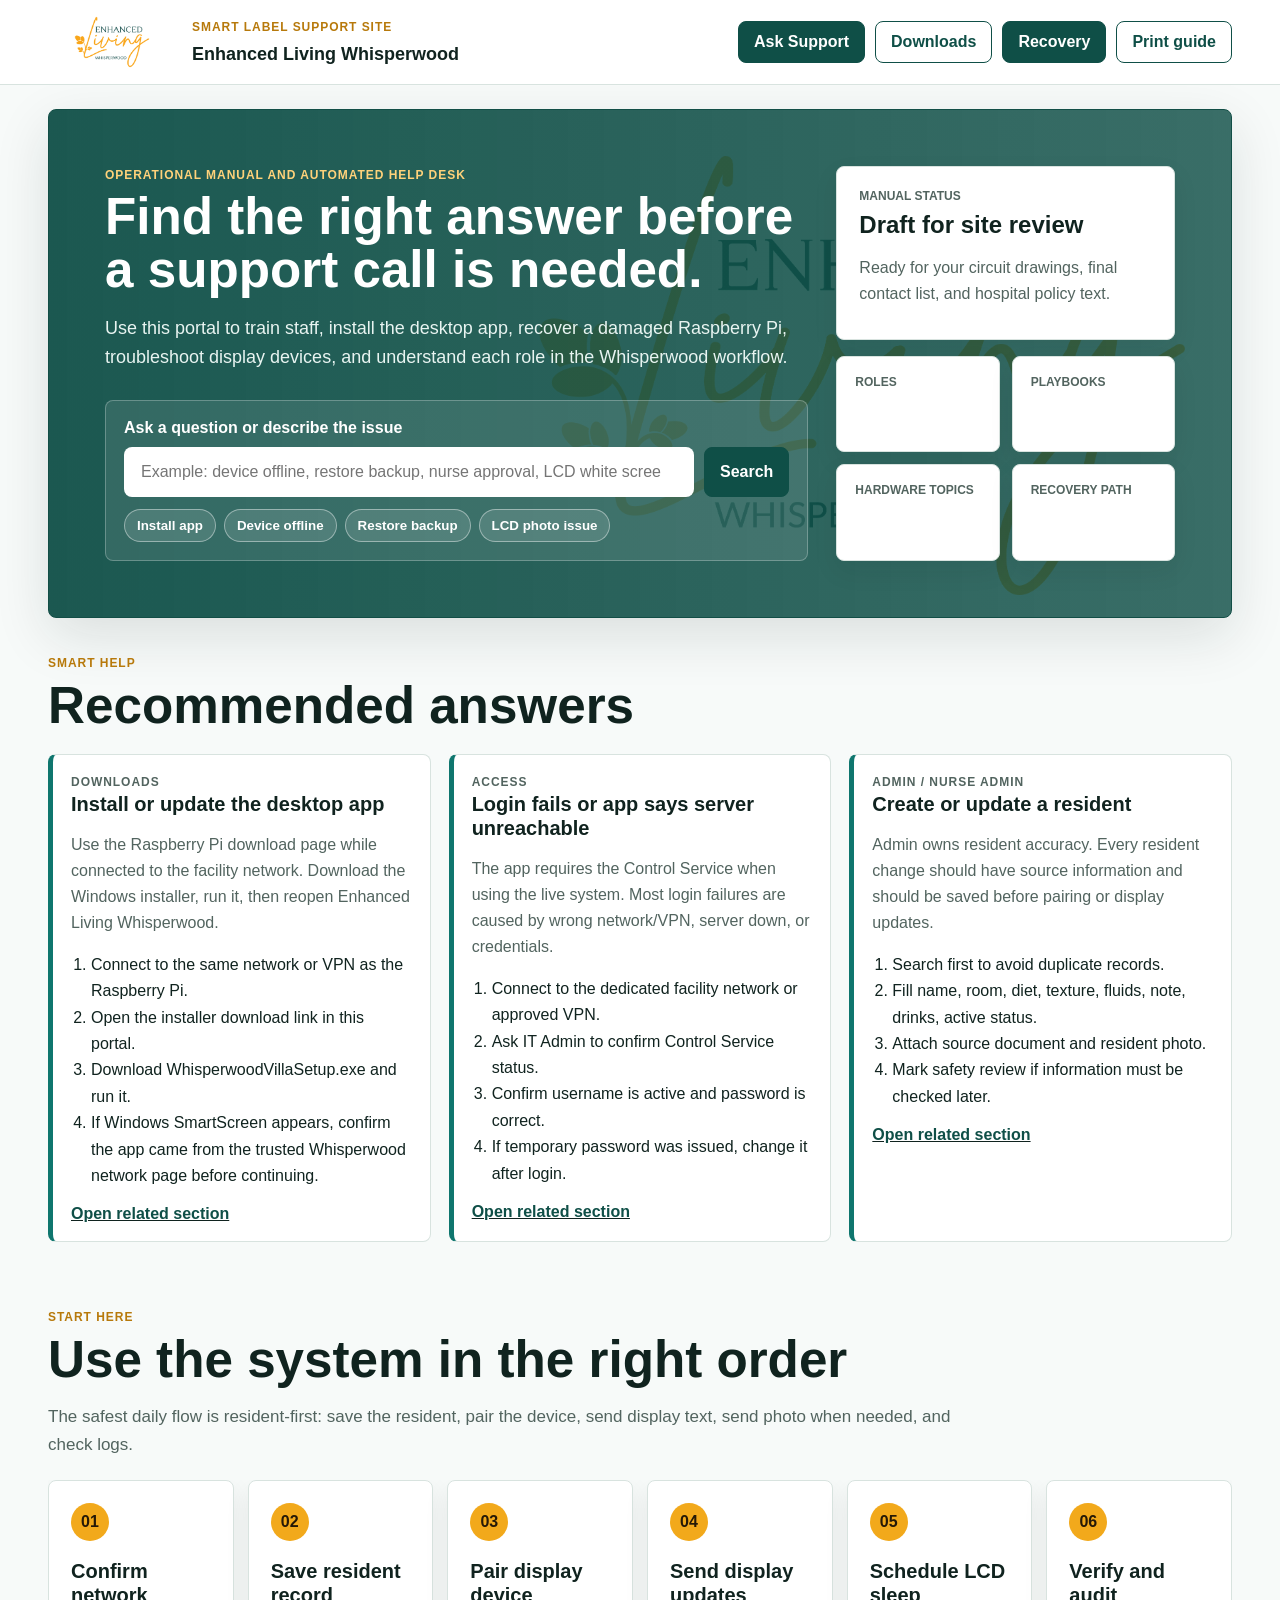
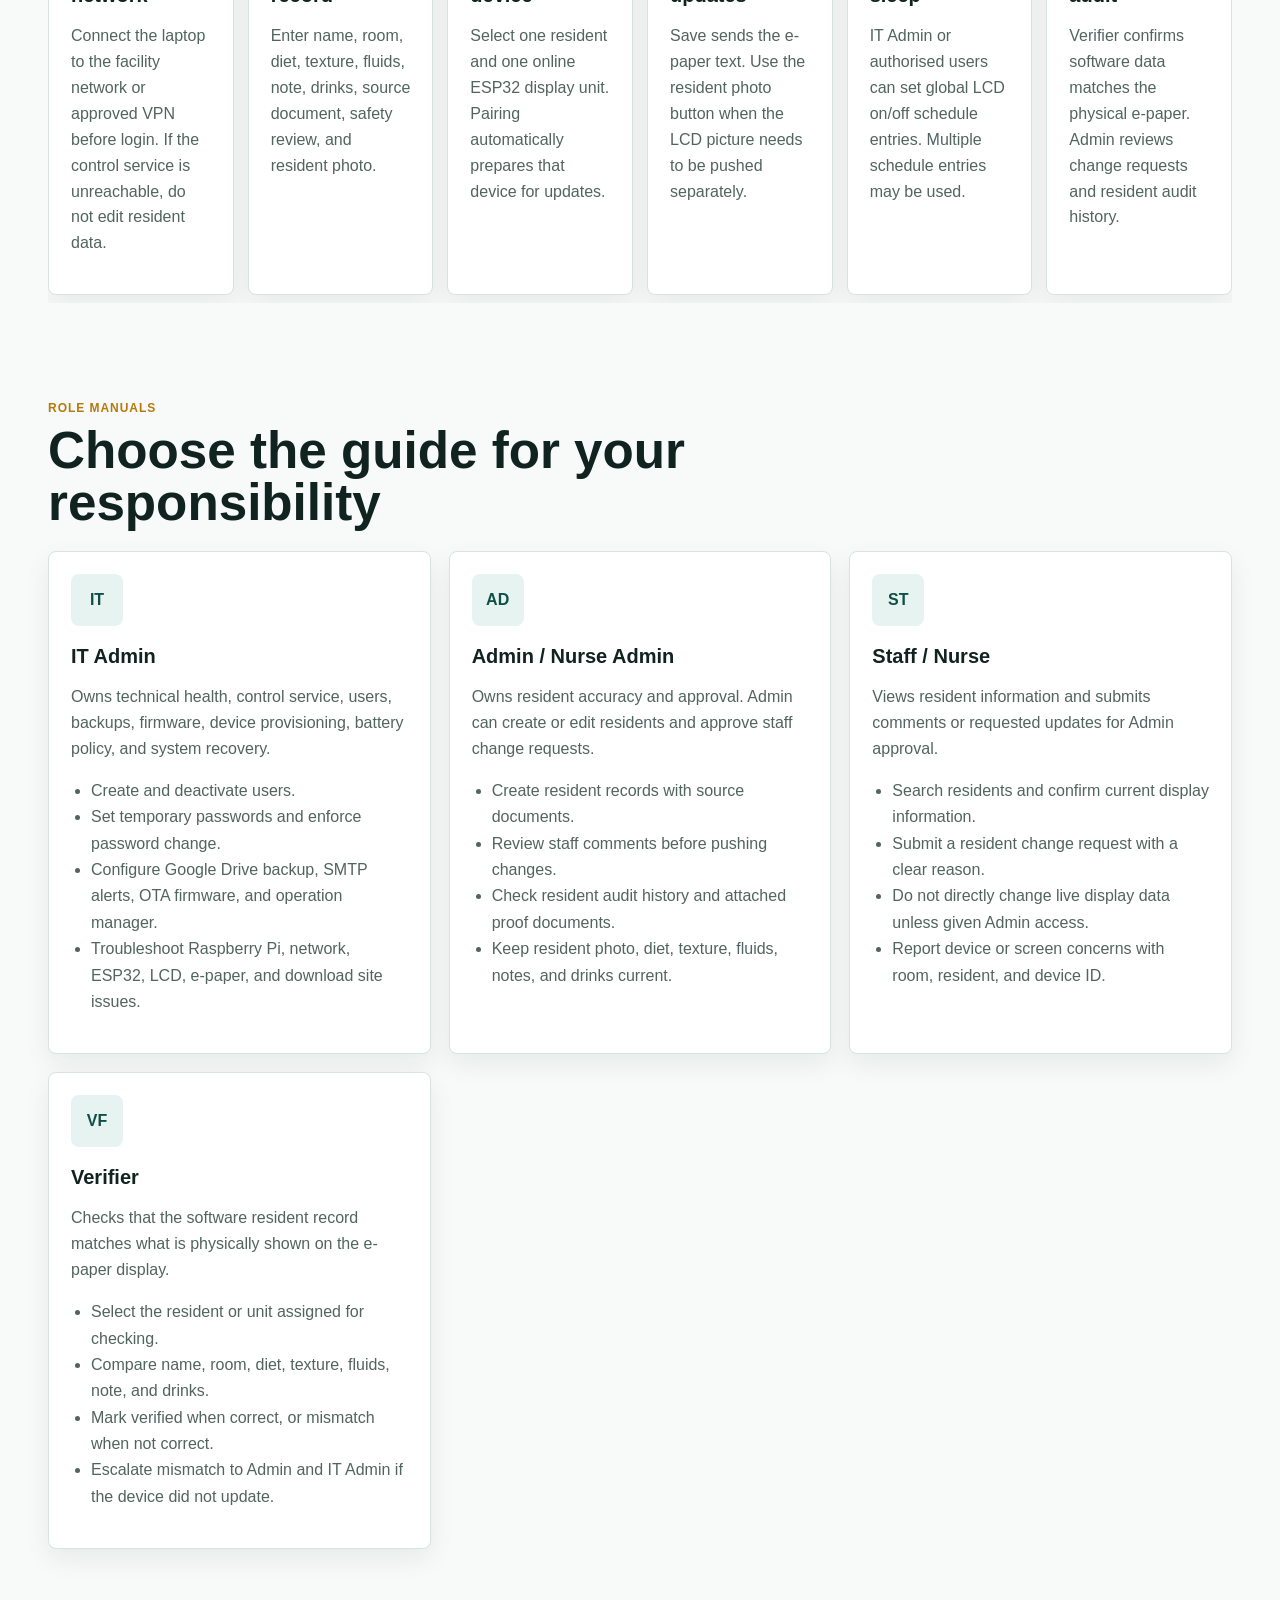
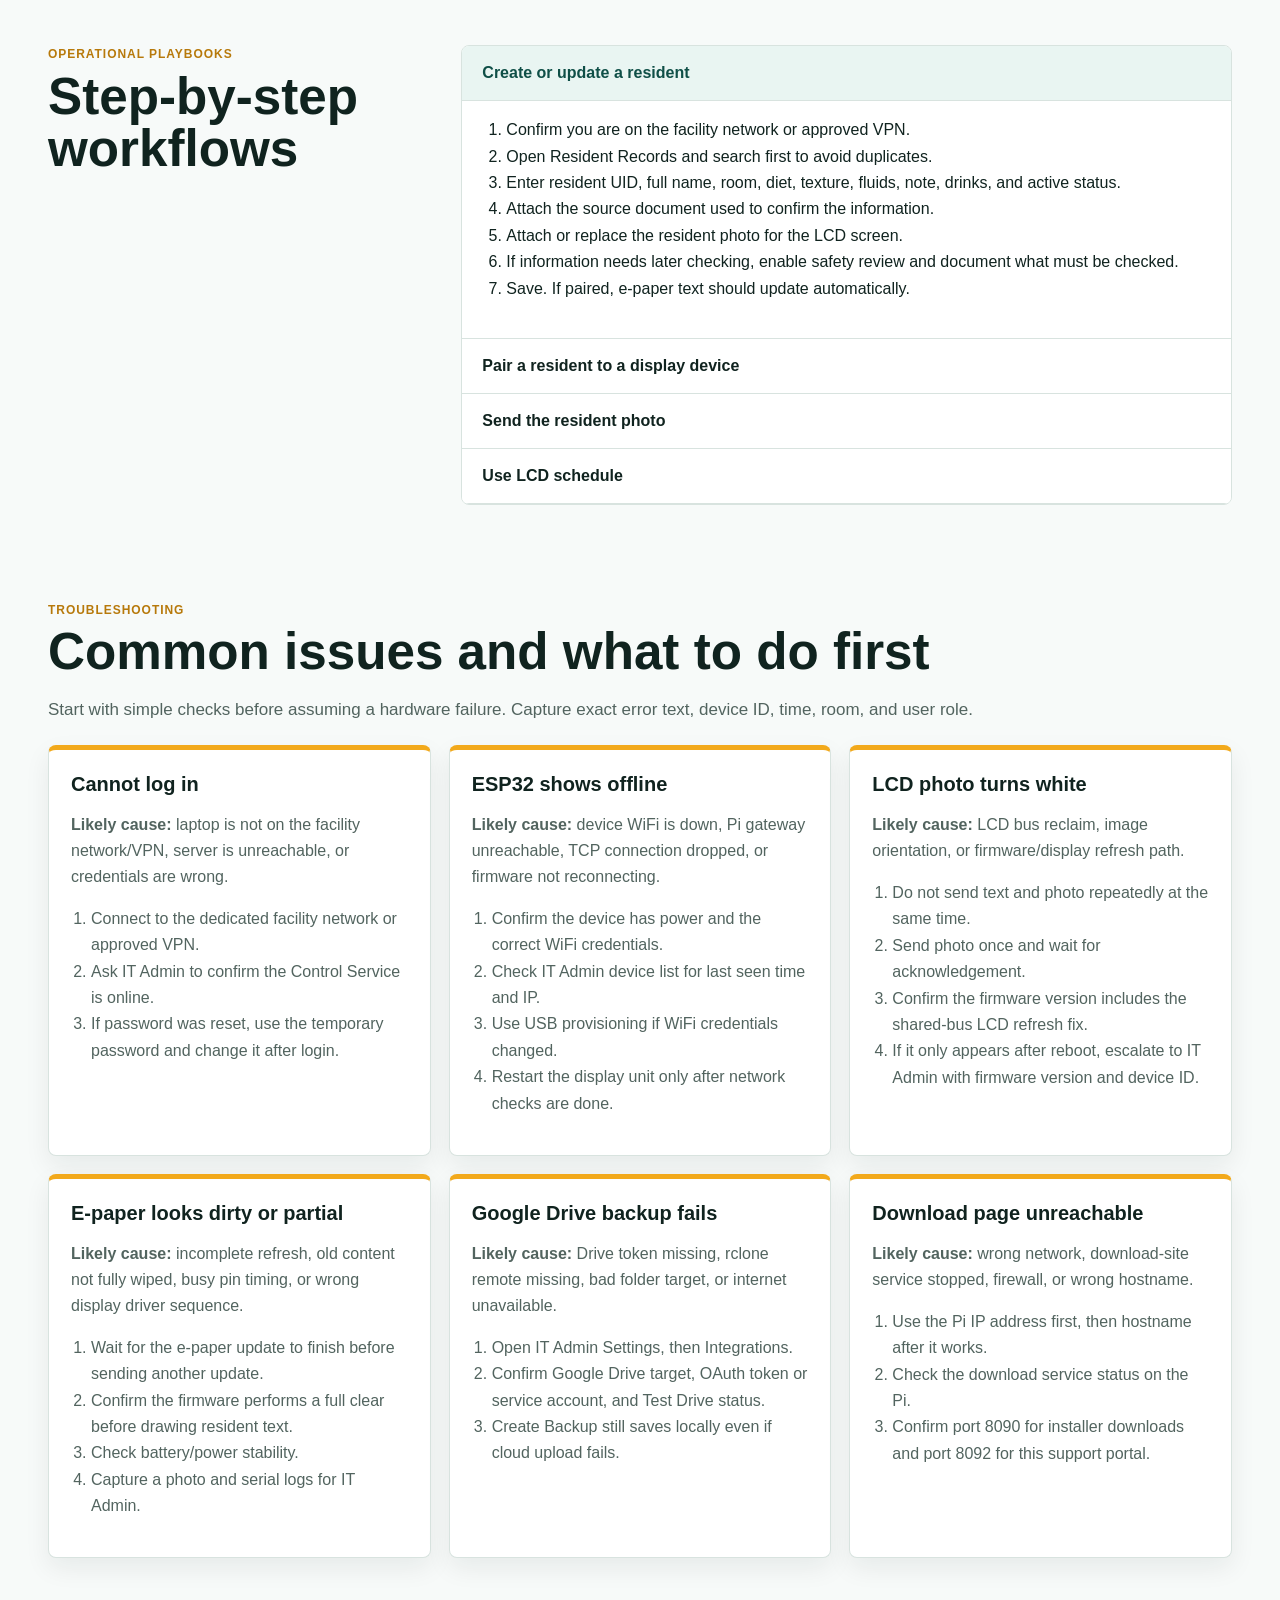
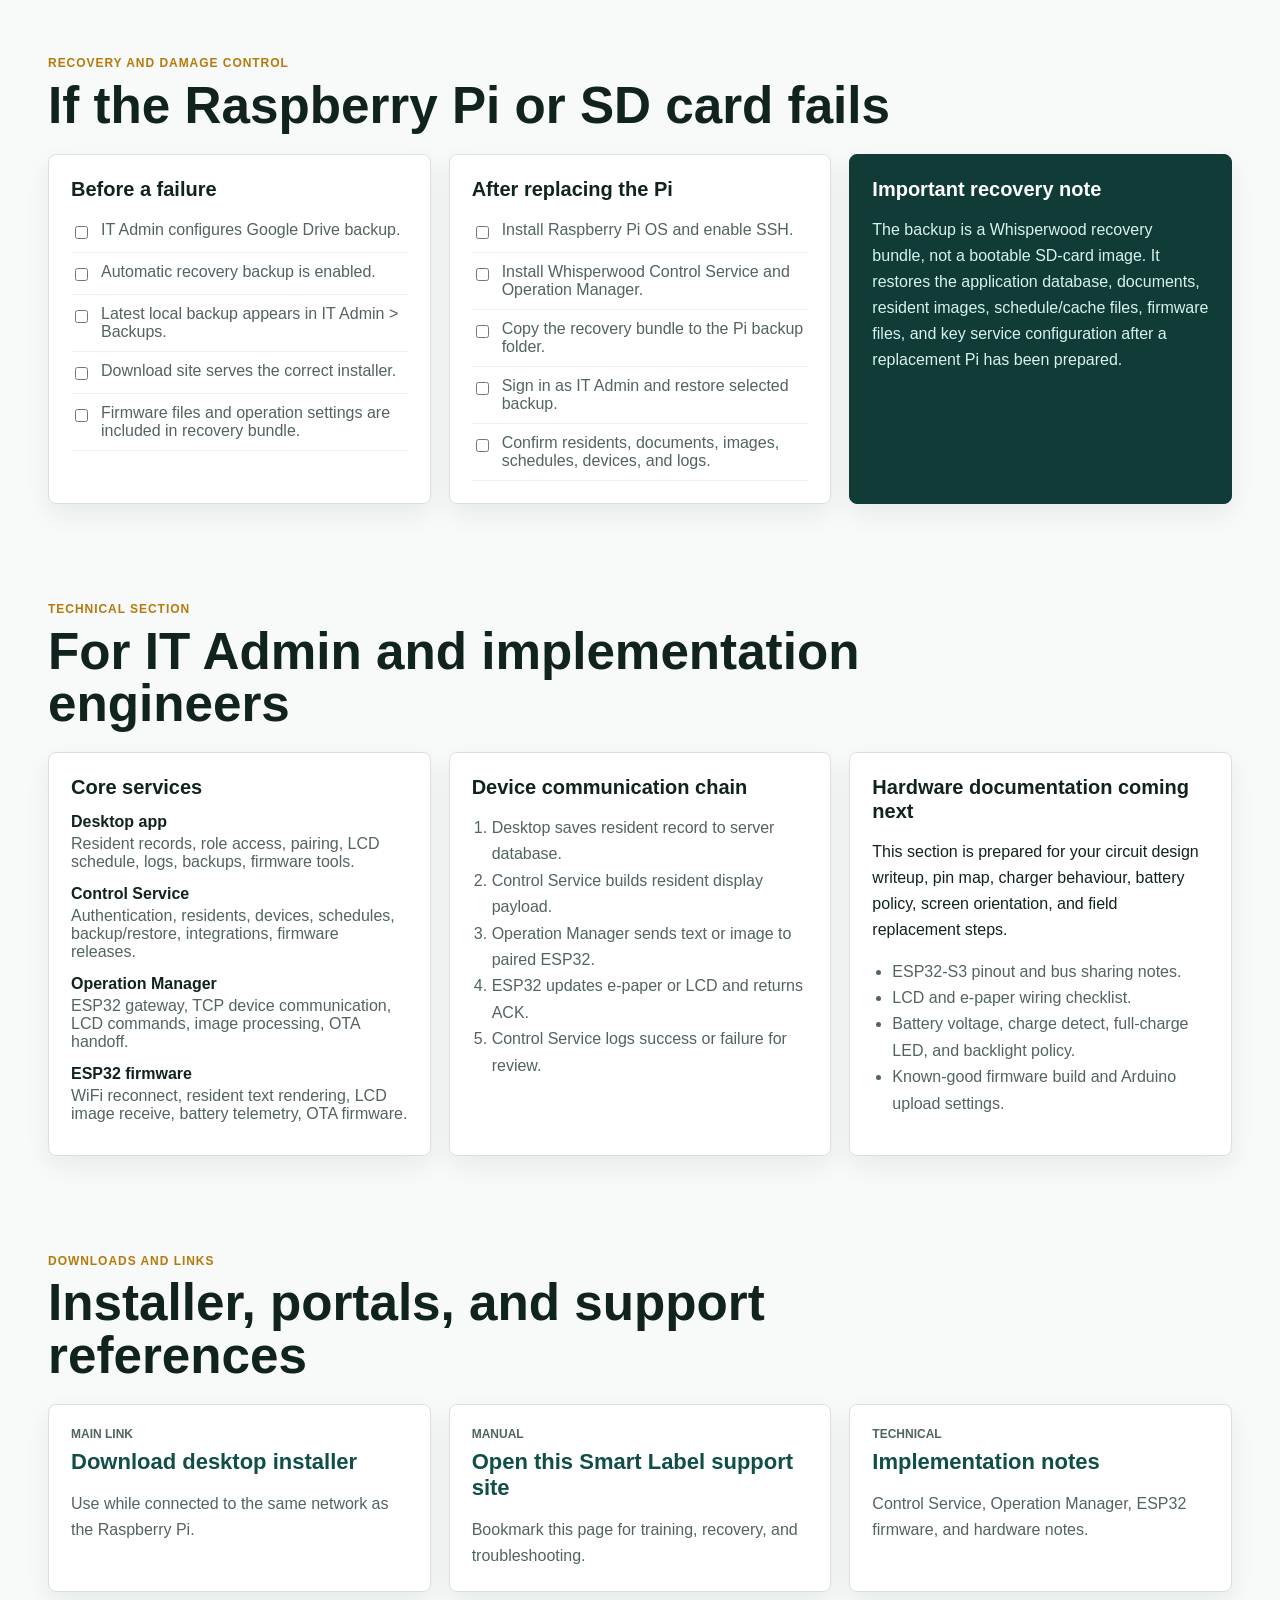
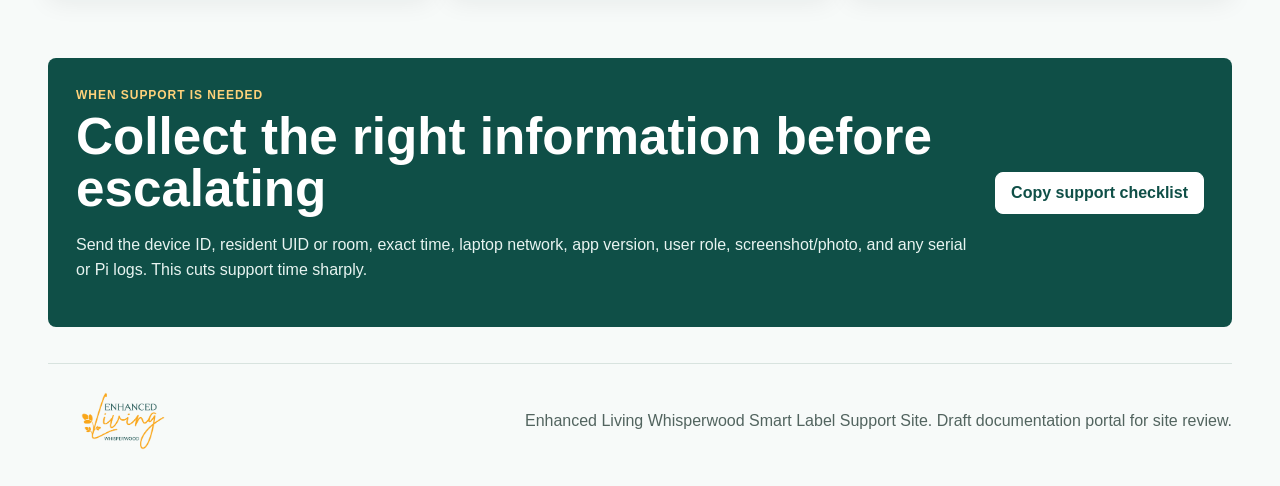
<file: docs/support_portal/index.html>
<!doctype html>
<html lang="en">
<head>
  <meta charset="utf-8">
  <meta name="viewport" content="width=device-width, initial-scale=1">
  <title>Enhanced Living Whisperwood Smart Label Support Site</title>
  <meta name="description" content="Role-based user manual, installation guide, recovery playbook, hardware troubleshooting, and support portal for Enhanced Living Whisperwood.">
  <link rel="icon" href="assets/favicon.ico">
  <link rel="stylesheet" href="styles.css">
</head>
<body>
  <a class="skip-link" href="#main">Skip to manual</a>

  <header class="topbar">
    <div class="brand">
      <img src="assets/logo.png" alt="Enhanced Living Whisperwood" class="brand-logo">
      <div>
        <p class="eyebrow">Smart Label support site</p>
        <h1>Enhanced Living Whisperwood</h1>
      </div>
    </div>
    <nav class="top-actions" aria-label="Primary">
      <a href="#ask">Ask Support</a>
      <a href="#downloads">Downloads</a>
      <a href="#recovery">Recovery</a>
      <button type="button" id="printGuide">Print guide</button>
    </nav>
  </header>

  <main id="main">
    <section class="hero">
      <div class="hero-copy">
        <p class="eyebrow">Operational manual and automated help desk</p>
        <h2>Find the right answer before a support call is needed.</h2>
        <p class="hero-text">
          Use this portal to train staff, install the desktop app, recover a damaged Raspberry Pi,
          troubleshoot display devices, and understand each role in the Whisperwood workflow.
        </p>
        <div class="hero-search" id="ask">
          <label for="supportSearch">Ask a question or describe the issue</label>
          <div class="search-row">
            <input id="supportSearch" type="search" placeholder="Example: device offline, restore backup, nurse approval, LCD white screen">
            <button type="button" id="searchButton">Search</button>
          </div>
          <div class="quick-prompts" aria-label="Common support questions">
            <button type="button" data-query="How do I install the desktop app">Install app</button>
            <button type="button" data-query="Device is offline">Device offline</button>
            <button type="button" data-query="How do I restore from Google Drive backup">Restore backup</button>
            <button type="button" data-query="LCD image is white">LCD photo issue</button>
          </div>
        </div>
      </div>
      <aside class="status-panel" aria-label="System overview">
        <div class="status-card strong">
          <span>Manual status</span>
          <strong>Draft for site review</strong>
          <p>Ready for your circuit drawings, final contact list, and hospital policy text.</p>
        </div>
        <div class="status-grid">
          <div><span>Roles</span><strong>4</strong></div>
          <div><span>Playbooks</span><strong>12</strong></div>
          <div><span>Hardware topics</span><strong>8</strong></div>
          <div><span>Recovery path</span><strong>Yes</strong></div>
        </div>
      </aside>
    </section>

    <section class="support-results" aria-live="polite">
      <div class="section-heading">
        <p class="eyebrow">Smart help</p>
        <h2>Recommended answers</h2>
      </div>
      <div id="results" class="results-grid"></div>
    </section>

    <section class="section" id="start">
      <div class="section-heading">
        <p class="eyebrow">Start here</p>
        <h2>Use the system in the right order</h2>
        <p>The safest daily flow is resident-first: save the resident, pair the device, send display text, send photo when needed, and check logs.</p>
      </div>
      <div class="flow">
        <article>
          <span>01</span>
          <h3>Confirm network</h3>
          <p>Connect the laptop to the facility network or approved VPN before login. If the control service is unreachable, do not edit resident data.</p>
        </article>
        <article>
          <span>02</span>
          <h3>Save resident record</h3>
          <p>Enter name, room, diet, texture, fluids, note, drinks, source document, safety review, and resident photo.</p>
        </article>
        <article>
          <span>03</span>
          <h3>Pair display device</h3>
          <p>Select one resident and one online ESP32 display unit. Pairing automatically prepares that device for updates.</p>
        </article>
        <article>
          <span>04</span>
          <h3>Send display updates</h3>
          <p>Save sends the e-paper text. Use the resident photo button when the LCD picture needs to be pushed separately.</p>
        </article>
        <article>
          <span>05</span>
          <h3>Schedule LCD sleep</h3>
          <p>IT Admin or authorised users can set global LCD on/off schedule entries. Multiple schedule entries may be used.</p>
        </article>
        <article>
          <span>06</span>
          <h3>Verify and audit</h3>
          <p>Verifier confirms software data matches the physical e-paper. Admin reviews change requests and resident audit history.</p>
        </article>
      </div>
    </section>

    <section class="section" id="roles">
      <div class="section-heading">
        <p class="eyebrow">Role manuals</p>
        <h2>Choose the guide for your responsibility</h2>
      </div>
      <div class="role-grid">
        <article class="role-card">
          <div class="role-icon">IT</div>
          <h3>IT Admin</h3>
          <p>Owns technical health, control service, users, backups, firmware, device provisioning, battery policy, and system recovery.</p>
          <ul>
            <li>Create and deactivate users.</li>
            <li>Set temporary passwords and enforce password change.</li>
            <li>Configure Google Drive backup, SMTP alerts, OTA firmware, and operation manager.</li>
            <li>Troubleshoot Raspberry Pi, network, ESP32, LCD, e-paper, and download site issues.</li>
          </ul>
        </article>
        <article class="role-card">
          <div class="role-icon">AD</div>
          <h3>Admin / Nurse Admin</h3>
          <p>Owns resident accuracy and approval. Admin can create or edit residents and approve staff change requests.</p>
          <ul>
            <li>Create resident records with source documents.</li>
            <li>Review staff comments before pushing changes.</li>
            <li>Check resident audit history and attached proof documents.</li>
            <li>Keep resident photo, diet, texture, fluids, notes, and drinks current.</li>
          </ul>
        </article>
        <article class="role-card">
          <div class="role-icon">ST</div>
          <h3>Staff / Nurse</h3>
          <p>Views resident information and submits comments or requested updates for Admin approval.</p>
          <ul>
            <li>Search residents and confirm current display information.</li>
            <li>Submit a resident change request with a clear reason.</li>
            <li>Do not directly change live display data unless given Admin access.</li>
            <li>Report device or screen concerns with room, resident, and device ID.</li>
          </ul>
        </article>
        <article class="role-card">
          <div class="role-icon">VF</div>
          <h3>Verifier</h3>
          <p>Checks that the software resident record matches what is physically shown on the e-paper display.</p>
          <ul>
            <li>Select the resident or unit assigned for checking.</li>
            <li>Compare name, room, diet, texture, fluids, note, and drinks.</li>
            <li>Mark verified when correct, or mismatch when not correct.</li>
            <li>Escalate mismatch to Admin and IT Admin if the device did not update.</li>
          </ul>
        </article>
      </div>
    </section>

    <section class="section split" id="playbooks">
      <div class="section-heading">
        <p class="eyebrow">Operational playbooks</p>
        <h2>Step-by-step workflows</h2>
      </div>
      <div class="accordion" data-accordion>
        <button type="button" aria-expanded="true">Create or update a resident</button>
        <div>
          <ol>
            <li>Confirm you are on the facility network or approved VPN.</li>
            <li>Open Resident Records and search first to avoid duplicates.</li>
            <li>Enter resident UID, full name, room, diet, texture, fluids, note, drinks, and active status.</li>
            <li>Attach the source document used to confirm the information.</li>
            <li>Attach or replace the resident photo for the LCD screen.</li>
            <li>If information needs later checking, enable safety review and document what must be checked.</li>
            <li>Save. If paired, e-paper text should update automatically.</li>
          </ol>
        </div>

        <button type="button" aria-expanded="false">Pair a resident to a display device</button>
        <div hidden>
          <ol>
            <li>Open Device Pairing.</li>
            <li>Select one resident first. Keep the resident selected before choosing a device.</li>
            <li>Select an online ESP32 device from available devices.</li>
            <li>Click Pair Selected.</li>
            <li>Confirm the paired table shows resident, resident UID, online status, and battery details.</li>
            <li>After pairing, the latest resident text is prepared for the display pipeline.</li>
          </ol>
        </div>

        <button type="button" aria-expanded="false">Send the resident photo</button>
        <div hidden>
          <ol>
            <li>Open Resident Records and select the resident.</li>
            <li>Attach the resident photo if it is missing or wrong.</li>
            <li>Use Send Resident Photo when the LCD image needs to be pushed separately.</li>
            <li>Wait for the success response before sending another photo.</li>
            <li>If the LCD turns white but updates after device reboot, use the LCD/photo troubleshooting guide.</li>
          </ol>
        </div>

        <button type="button" aria-expanded="false">Use LCD schedule</button>
        <div hidden>
          <ol>
            <li>Open LCD Schedule.</li>
            <li>Add one or more global on/off entries as required by the care workflow.</li>
            <li>Save schedule. The Operation Manager should receive the schedule.</li>
            <li>Use manual LCD control only for the selected device when testing one unit.</li>
            <li>Delete old schedule entries that are no longer required.</li>
          </ol>
        </div>
      </div>
    </section>

    <section class="section" id="troubleshooting">
      <div class="section-heading">
        <p class="eyebrow">Troubleshooting</p>
        <h2>Common issues and what to do first</h2>
        <p>Start with simple checks before assuming a hardware failure. Capture exact error text, device ID, time, room, and user role.</p>
      </div>
      <div class="issue-grid">
        <article>
          <h3>Cannot log in</h3>
          <p><strong>Likely cause:</strong> laptop is not on the facility network/VPN, server is unreachable, or credentials are wrong.</p>
          <ol>
            <li>Connect to the dedicated facility network or approved VPN.</li>
            <li>Ask IT Admin to confirm the Control Service is online.</li>
            <li>If password was reset, use the temporary password and change it after login.</li>
          </ol>
        </article>
        <article>
          <h3>ESP32 shows offline</h3>
          <p><strong>Likely cause:</strong> device WiFi is down, Pi gateway unreachable, TCP connection dropped, or firmware not reconnecting.</p>
          <ol>
            <li>Confirm the device has power and the correct WiFi credentials.</li>
            <li>Check IT Admin device list for last seen time and IP.</li>
            <li>Use USB provisioning if WiFi credentials changed.</li>
            <li>Restart the display unit only after network checks are done.</li>
          </ol>
        </article>
        <article>
          <h3>LCD photo turns white</h3>
          <p><strong>Likely cause:</strong> LCD bus reclaim, image orientation, or firmware/display refresh path.</p>
          <ol>
            <li>Do not send text and photo repeatedly at the same time.</li>
            <li>Send photo once and wait for acknowledgement.</li>
            <li>Confirm the firmware version includes the shared-bus LCD refresh fix.</li>
            <li>If it only appears after reboot, escalate to IT Admin with firmware version and device ID.</li>
          </ol>
        </article>
        <article>
          <h3>E-paper looks dirty or partial</h3>
          <p><strong>Likely cause:</strong> incomplete refresh, old content not fully wiped, busy pin timing, or wrong display driver sequence.</p>
          <ol>
            <li>Wait for the e-paper update to finish before sending another update.</li>
            <li>Confirm the firmware performs a full clear before drawing resident text.</li>
            <li>Check battery/power stability.</li>
            <li>Capture a photo and serial logs for IT Admin.</li>
          </ol>
        </article>
        <article>
          <h3>Google Drive backup fails</h3>
          <p><strong>Likely cause:</strong> Drive token missing, rclone remote missing, bad folder target, or internet unavailable.</p>
          <ol>
            <li>Open IT Admin Settings, then Integrations.</li>
            <li>Confirm Google Drive target, OAuth token or service account, and Test Drive status.</li>
            <li>Create Backup still saves locally even if cloud upload fails.</li>
          </ol>
        </article>
        <article>
          <h3>Download page unreachable</h3>
          <p><strong>Likely cause:</strong> wrong network, download-site service stopped, firewall, or wrong hostname.</p>
          <ol>
            <li>Use the Pi IP address first, then hostname after it works.</li>
            <li>Check the download service status on the Pi.</li>
            <li>Confirm port 8090 for installer downloads and port 8092 for this support portal.</li>
          </ol>
        </article>
      </div>
    </section>

    <section class="section" id="recovery">
      <div class="section-heading">
        <p class="eyebrow">Recovery and damage control</p>
        <h2>If the Raspberry Pi or SD card fails</h2>
      </div>
      <div class="recovery-grid">
        <article class="checklist">
          <h3>Before a failure</h3>
          <label><input type="checkbox"> IT Admin configures Google Drive backup.</label>
          <label><input type="checkbox"> Automatic recovery backup is enabled.</label>
          <label><input type="checkbox"> Latest local backup appears in IT Admin > Backups.</label>
          <label><input type="checkbox"> Download site serves the correct installer.</label>
          <label><input type="checkbox"> Firmware files and operation settings are included in recovery bundle.</label>
        </article>
        <article class="checklist">
          <h3>After replacing the Pi</h3>
          <label><input type="checkbox"> Install Raspberry Pi OS and enable SSH.</label>
          <label><input type="checkbox"> Install Whisperwood Control Service and Operation Manager.</label>
          <label><input type="checkbox"> Copy the recovery bundle to the Pi backup folder.</label>
          <label><input type="checkbox"> Sign in as IT Admin and restore selected backup.</label>
          <label><input type="checkbox"> Confirm residents, documents, images, schedules, devices, and logs.</label>
        </article>
        <article class="callout">
          <h3>Important recovery note</h3>
          <p>The backup is a Whisperwood recovery bundle, not a bootable SD-card image. It restores the application database, documents, resident images, schedule/cache files, firmware files, and key service configuration after a replacement Pi has been prepared.</p>
        </article>
      </div>
    </section>

    <section class="section" id="technical">
      <div class="section-heading">
        <p class="eyebrow">Technical section</p>
        <h2>For IT Admin and implementation engineers</h2>
      </div>
      <div class="technical-grid">
        <article>
          <h3>Core services</h3>
          <dl>
            <dt>Desktop app</dt><dd>Resident records, role access, pairing, LCD schedule, logs, backups, firmware tools.</dd>
            <dt>Control Service</dt><dd>Authentication, residents, devices, schedules, backup/restore, integrations, firmware releases.</dd>
            <dt>Operation Manager</dt><dd>ESP32 gateway, TCP device communication, LCD commands, image processing, OTA handoff.</dd>
            <dt>ESP32 firmware</dt><dd>WiFi reconnect, resident text rendering, LCD image receive, battery telemetry, OTA firmware.</dd>
          </dl>
        </article>
        <article>
          <h3>Device communication chain</h3>
          <ol>
            <li>Desktop saves resident record to server database.</li>
            <li>Control Service builds resident display payload.</li>
            <li>Operation Manager sends text or image to paired ESP32.</li>
            <li>ESP32 updates e-paper or LCD and returns ACK.</li>
            <li>Control Service logs success or failure for review.</li>
          </ol>
        </article>
        <article>
          <h3>Hardware documentation coming next</h3>
          <p>This section is prepared for your circuit design writeup, pin map, charger behaviour, battery policy, screen orientation, and field replacement steps.</p>
          <ul>
            <li>ESP32-S3 pinout and bus sharing notes.</li>
            <li>LCD and e-paper wiring checklist.</li>
            <li>Battery voltage, charge detect, full-charge LED, and backlight policy.</li>
            <li>Known-good firmware build and Arduino upload settings.</li>
          </ul>
        </article>
      </div>
    </section>

    <section class="section" id="downloads">
      <div class="section-heading">
        <p class="eyebrow">Downloads and links</p>
        <h2>Installer, portals, and support references</h2>
      </div>
      <div class="download-grid">
        <a class="download-card" id="desktopDownload" href="http://192.168.2.37:8090/download/">
          <span>Main link</span>
          <strong>Download desktop installer</strong>
          <p>Use while connected to the same network as the Raspberry Pi.</p>
        </a>
        <a class="download-card" id="manualHome" href="/">
          <span>Manual</span>
          <strong>Open this Smart Label support site</strong>
          <p>Bookmark this page for training, recovery, and troubleshooting.</p>
        </a>
        <a class="download-card" href="#technical">
          <span>Technical</span>
          <strong>Implementation notes</strong>
          <p>Control Service, Operation Manager, ESP32 firmware, and hardware notes.</p>
        </a>
      </div>
    </section>

    <section class="section contact" id="contact">
      <div>
        <p class="eyebrow">When support is needed</p>
        <h2>Collect the right information before escalating</h2>
        <p>Send the device ID, resident UID or room, exact time, laptop network, app version, user role, screenshot/photo, and any serial or Pi logs. This cuts support time sharply.</p>
      </div>
      <button type="button" id="copyChecklist">Copy support checklist</button>
    </section>
  </main>

  <footer>
    <img src="assets/logo.png" alt="" aria-hidden="true">
    <p>Enhanced Living Whisperwood Smart Label Support Site. Draft documentation portal for site review.</p>
  </footer>

  <script src="app.js"></script>
</body>
</html>
</file>
<file: docs/support_portal/styles.css>
:root {
  --ink: #10231f;
  --muted: #52645f;
  --line: #d8e3df;
  --soft: #f2f6f4;
  --panel: #ffffff;
  --green: #0f4f47;
  --green-2: #0f766e;
  --gold: #f2a91b;
  --gold-dark: #b7790b;
  --danger: #b42318;
  --blue: #1f5f8b;
  --shadow: 0 18px 55px rgba(16, 35, 31, 0.12);
}

* {
  box-sizing: border-box;
}

html {
  scroll-behavior: smooth;
}

body {
  margin: 0;
  font-family: "Segoe UI", Arial, sans-serif;
  background: #f7faf9;
  color: var(--ink);
}

a {
  color: inherit;
}

.skip-link {
  position: absolute;
  left: 16px;
  top: -50px;
  padding: 10px 14px;
  background: var(--green);
  color: #ffffff;
  z-index: 20;
}

.skip-link:focus {
  top: 16px;
}

.topbar {
  position: sticky;
  top: 0;
  z-index: 10;
  display: flex;
  align-items: center;
  justify-content: space-between;
  gap: 24px;
  padding: 16px clamp(18px, 4vw, 48px);
  border-bottom: 1px solid var(--line);
  background: rgba(255, 255, 255, 0.94);
  backdrop-filter: blur(14px);
}

.brand {
  display: flex;
  align-items: center;
  gap: 16px;
  min-width: 0;
}

.brand-logo {
  width: 128px;
  height: 52px;
  object-fit: contain;
}

.eyebrow {
  margin: 0 0 6px;
  color: var(--gold-dark);
  font-size: 12px;
  font-weight: 900;
  letter-spacing: 0.08em;
  text-transform: uppercase;
}

h1, h2, h3, p {
  overflow-wrap: anywhere;
}

h1 {
  margin: 0;
  font-size: 18px;
  line-height: 1.2;
}

h2 {
  margin: 0;
  font-size: clamp(30px, 4vw, 54px);
  line-height: 1.02;
}

h3 {
  margin: 0 0 10px;
  font-size: 20px;
  line-height: 1.2;
}

p {
  line-height: 1.62;
}

.top-actions {
  display: flex;
  align-items: center;
  justify-content: flex-end;
  gap: 10px;
  flex-wrap: wrap;
}

.top-actions a,
.top-actions button,
.search-row button,
.contact button {
  border: 1px solid var(--green);
  border-radius: 8px;
  background: var(--green);
  color: #ffffff;
  font: inherit;
  font-weight: 800;
  text-decoration: none;
  padding: 11px 15px;
  cursor: pointer;
}

.top-actions a:nth-child(2),
.top-actions button {
  background: #ffffff;
  color: var(--green);
}

main {
  width: min(1440px, 100%);
  margin: 0 auto;
}

.hero {
  display: grid;
  grid-template-columns: minmax(0, 1.35fr) minmax(300px, 0.65fr);
  gap: 28px;
  margin: 24px clamp(16px, 4vw, 48px) 36px;
  padding: clamp(26px, 5vw, 56px);
  border: 1px solid #124e46;
  border-radius: 8px;
  background:
    linear-gradient(90deg, rgba(15, 79, 71, 0.95), rgba(15, 79, 71, 0.82)),
    url("assets/logo.png") right 36px top 36px / min(52vw, 720px) auto no-repeat;
  color: #ffffff;
  box-shadow: var(--shadow);
}

.hero .eyebrow {
  color: #ffd27a;
}

.hero-text {
  max-width: 780px;
  color: #e8f4f1;
  font-size: 18px;
}

.hero-search {
  margin-top: 28px;
  max-width: 850px;
  padding: 18px;
  border: 1px solid rgba(255, 255, 255, 0.26);
  border-radius: 8px;
  background: rgba(255, 255, 255, 0.10);
}

.hero-search label {
  display: block;
  margin-bottom: 10px;
  font-weight: 900;
}

.search-row {
  display: flex;
  gap: 10px;
}

.search-row input {
  width: 100%;
  min-width: 0;
  border: 1px solid rgba(255, 255, 255, 0.34);
  border-radius: 8px;
  padding: 15px 16px;
  font: inherit;
  background: #ffffff;
  color: var(--ink);
}

.quick-prompts {
  display: flex;
  flex-wrap: wrap;
  gap: 8px;
  margin-top: 12px;
}

.quick-prompts button {
  border: 1px solid rgba(255, 255, 255, 0.42);
  border-radius: 999px;
  background: rgba(255, 255, 255, 0.12);
  color: #ffffff;
  padding: 8px 12px;
  font-weight: 800;
  cursor: pointer;
}

.status-panel {
  display: grid;
  gap: 16px;
}

.status-card,
.status-grid div,
.role-card,
.flow article,
.issue-grid article,
.technical-grid article,
.checklist,
.callout,
.download-card {
  border: 1px solid var(--line);
  border-radius: 8px;
  background: var(--panel);
  box-shadow: 0 10px 26px rgba(16, 35, 31, 0.07);
}

.status-card {
  padding: 22px;
  color: var(--ink);
}

.status-card span,
.status-grid span,
.download-card span {
  color: var(--muted);
  display: block;
  font-size: 12px;
  font-weight: 900;
  text-transform: uppercase;
}

.status-card strong {
  display: block;
  margin-top: 8px;
  font-size: 24px;
}

.status-card p {
  color: var(--muted);
  margin-bottom: 0;
}

.status-grid {
  display: grid;
  grid-template-columns: repeat(2, minmax(0, 1fr));
  gap: 12px;
}

.status-grid div {
  padding: 18px;
}

.status-grid strong {
  display: block;
  margin-top: 6px;
  font-size: 30px;
}

.section,
.support-results {
  margin: 0 clamp(16px, 4vw, 48px) 36px;
}

.section {
  padding: 30px 0;
}

.section-heading {
  max-width: 940px;
  margin-bottom: 22px;
}

.section-heading p:not(.eyebrow) {
  color: var(--muted);
  font-size: 17px;
}

.results-grid,
.role-grid,
.issue-grid,
.technical-grid,
.download-grid,
.recovery-grid {
  display: grid;
  grid-template-columns: repeat(3, minmax(0, 1fr));
  gap: 18px;
}

.result-card {
  border: 1px solid var(--line);
  border-left: 5px solid var(--green-2);
  border-radius: 8px;
  padding: 18px;
  background: #ffffff;
}

.result-card strong {
  color: var(--green);
}

.result-card p {
  color: var(--muted);
  margin-bottom: 0;
}

.flow {
  display: grid;
  grid-template-columns: repeat(6, minmax(180px, 1fr));
  gap: 14px;
  overflow-x: auto;
  padding-bottom: 8px;
}

.flow article,
.role-card,
.issue-grid article,
.technical-grid article,
.checklist,
.callout {
  padding: 22px;
}

.flow span {
  display: inline-flex;
  align-items: center;
  justify-content: center;
  width: 38px;
  height: 38px;
  margin-bottom: 18px;
  border-radius: 50%;
  background: var(--gold);
  color: #251907;
  font-weight: 900;
}

.flow p,
.role-card p,
.role-card li,
.issue-grid p,
.issue-grid li,
.technical-grid li,
.technical-grid dd,
.checklist label,
.callout p {
  color: var(--muted);
}

.role-icon {
  display: inline-flex;
  align-items: center;
  justify-content: center;
  width: 52px;
  height: 52px;
  margin-bottom: 18px;
  border-radius: 8px;
  background: #e7f3f0;
  color: var(--green);
  font-weight: 900;
}

ul,
ol {
  padding-left: 20px;
  line-height: 1.65;
}

.split {
  display: grid;
  grid-template-columns: minmax(280px, 0.5fr) minmax(0, 1fr);
  gap: 28px;
  align-items: start;
}

.accordion {
  border: 1px solid var(--line);
  border-radius: 8px;
  overflow: hidden;
  background: #ffffff;
}

.accordion button {
  width: 100%;
  border: 0;
  border-bottom: 1px solid var(--line);
  background: #ffffff;
  color: var(--ink);
  padding: 18px 20px;
  text-align: left;
  font: inherit;
  font-weight: 900;
  cursor: pointer;
}

.accordion button[aria-expanded="true"] {
  background: #e9f5f2;
  color: var(--green);
}

.accordion div {
  padding: 0 24px 20px;
  border-bottom: 1px solid var(--line);
}

.issue-grid article {
  border-top: 5px solid var(--gold);
}

.recovery-grid {
  grid-template-columns: repeat(3, minmax(0, 1fr));
}

.checklist label {
  display: flex;
  gap: 10px;
  align-items: flex-start;
  padding: 10px 0;
  border-bottom: 1px solid #edf2f0;
}

.checklist input {
  margin-top: 5px;
}

.callout {
  background: #103b36;
  color: #ffffff;
  border-color: #103b36;
}

.callout p {
  color: #d8f3ee;
}

dl {
  margin: 0;
}

dt {
  margin-top: 14px;
  font-weight: 900;
}

dd {
  margin: 4px 0 0;
}

.download-card {
  display: block;
  padding: 22px;
  text-decoration: none;
  transition: transform 160ms ease, border-color 160ms ease;
}

.download-card:hover,
.download-card:focus {
  transform: translateY(-2px);
  border-color: var(--green-2);
}

.download-card strong {
  display: block;
  margin: 8px 0;
  font-size: 22px;
  color: var(--green);
}

.download-card p {
  color: var(--muted);
  margin-bottom: 0;
}

.contact {
  display: flex;
  justify-content: space-between;
  gap: 24px;
  align-items: center;
  padding: 28px;
  border-radius: 8px;
  background: var(--green);
  color: #ffffff;
}

.contact .eyebrow {
  color: #ffd27a;
}

.contact p {
  color: #e8f4f1;
}

.contact button {
  flex: 0 0 auto;
  border-color: #ffffff;
  background: #ffffff;
  color: var(--green);
}

footer {
  display: flex;
  align-items: center;
  justify-content: space-between;
  gap: 20px;
  margin: 0 clamp(16px, 4vw, 48px);
  padding: 28px 0 36px;
  color: var(--muted);
  border-top: 1px solid var(--line);
}

footer img {
  width: 150px;
  height: 58px;
  object-fit: contain;
}

@media (max-width: 1100px) {
  .hero,
  .split {
    grid-template-columns: 1fr;
  }

  .results-grid,
  .role-grid,
  .issue-grid,
  .technical-grid,
  .download-grid,
  .recovery-grid {
    grid-template-columns: repeat(2, minmax(0, 1fr));
  }
}

@media (max-width: 760px) {
  .topbar,
  .contact,
  footer {
    align-items: flex-start;
    flex-direction: column;
  }

  .brand-logo {
    width: 112px;
  }

  .top-actions {
    justify-content: flex-start;
  }

  .hero {
    margin-top: 12px;
    padding: 22px;
  }

  .search-row {
    flex-direction: column;
  }

  .results-grid,
  .role-grid,
  .issue-grid,
  .technical-grid,
  .download-grid,
  .recovery-grid {
    grid-template-columns: 1fr;
  }
}

@media print {
  .topbar,
  .hero-search,
  .support-results,
  .quick-prompts,
  .contact button {
    display: none;
  }

  body {
    background: #ffffff;
  }

  .hero,
  .contact {
    color: #000000;
    background: #ffffff;
    border-color: #cccccc;
    box-shadow: none;
  }

  .hero .eyebrow,
  .contact .eyebrow,
  .hero-text,
  .contact p {
    color: #333333;
  }
}
</file>
